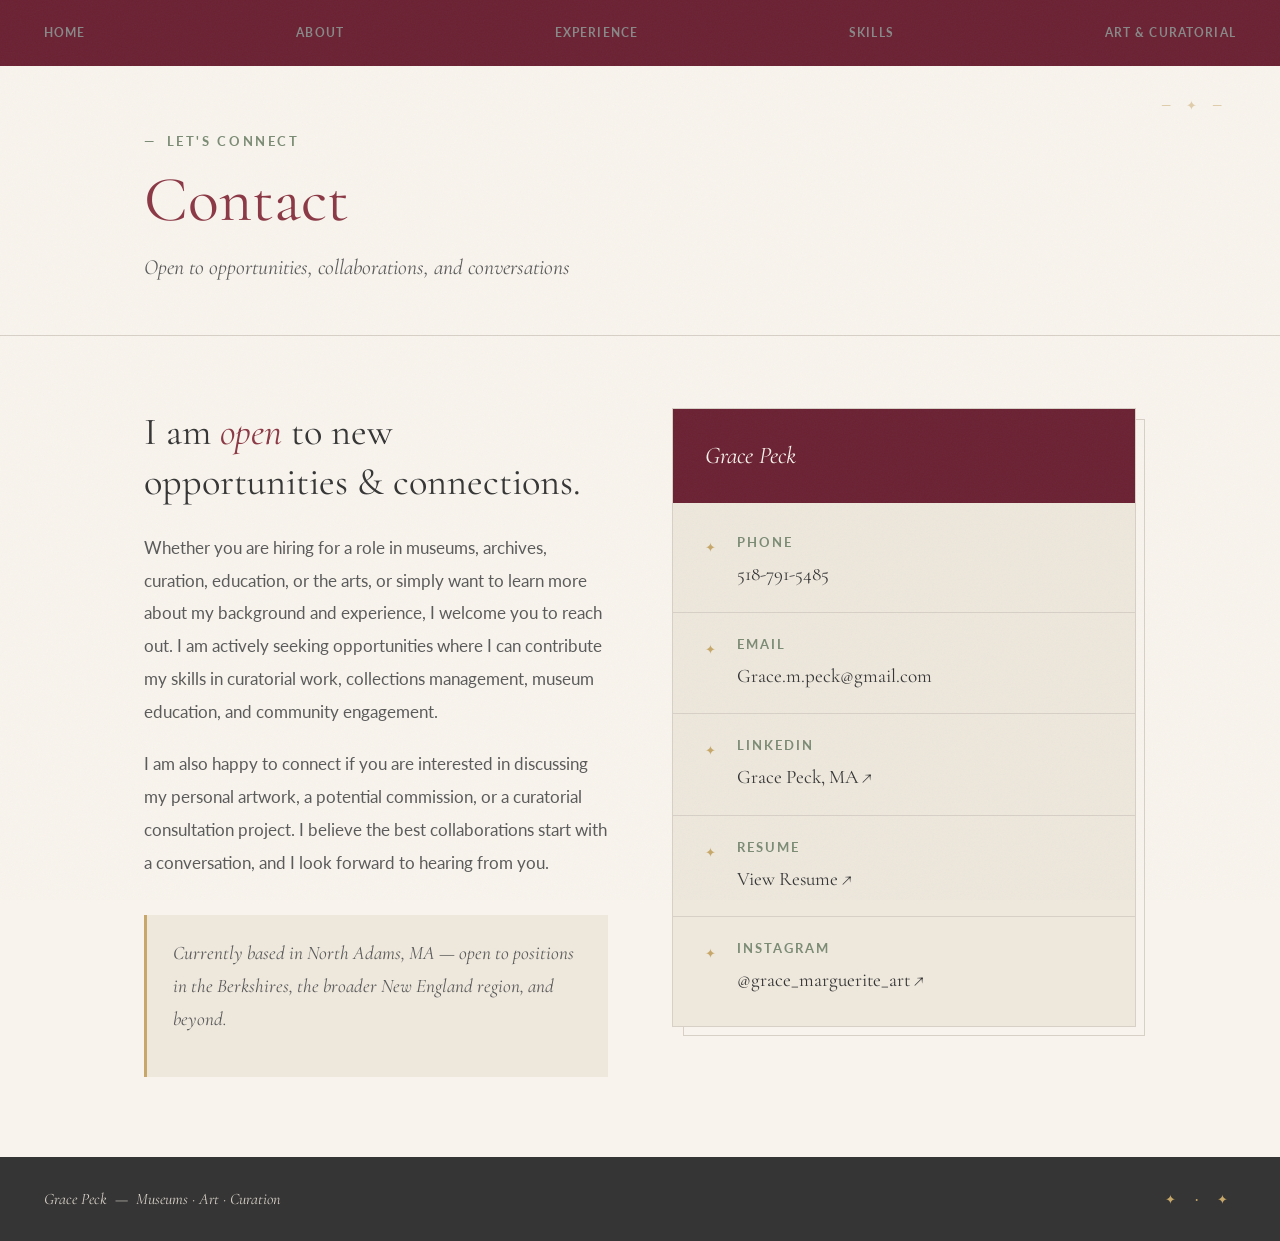
<file: contact.html>
<!DOCTYPE html>
<html lang="en">
<head>
  <meta charset="UTF-8" /><meta name="viewport" content="width=device-width, initial-scale=1.0" />
  <title>Contact — Grace Peck</title>
  <link rel="stylesheet" href="style.css" />
  <style>
    .contact-wrap { padding: 72px 0 0; }
    .contact-layout { display: grid; grid-template-columns: 1fr 1fr; gap: 64px; align-items: start; }

    /* Left intro */
    .contact-intro-heading {
      font-family: var(--font-display); font-size: clamp(2rem, 3vw, 2.8rem);
      font-weight: 400; color: var(--charcoal); line-height: 1.3; margin-bottom: 24px;
    }
    .contact-intro-heading em { color: var(--berry); font-style: italic; }
    .contact-intro p { font-size: 1.05rem; color: var(--charcoal-mid); line-height: 1.95; margin-bottom: 20px; max-width: 480px; }

    .availability { margin-top: 36px; padding: 22px 26px; border-left: 3px solid var(--gold); background: var(--cream-dark); }
    .availability p { font-family: var(--font-display); font-style: italic; font-size: 1.2rem; color: var(--charcoal-mid); line-height: 1.7; }

    /* Right: contact card only — no duplicate action buttons */
    .contact-card { background: var(--cream-dark); border: 1px solid var(--taupe); position: relative; }
    .contact-card::before { content: ''; position: absolute; top: 10px; left: 10px; right: -10px; bottom: -10px; border: 1px solid var(--taupe); z-index: -1; }
    .contact-card-header { background: var(--nav-bg); color: var(--cream); padding: 26px 32px; }
    .contact-card-header h3 { font-family: var(--font-display); font-size: 1.5rem; font-weight: 400; font-style: italic; }
    .contact-card-body { padding: 8px 0; }

    .contact-item {
      display: flex; align-items: flex-start; gap: 18px;
      padding: 20px 32px; border-bottom: 1px solid var(--taupe); transition: background 0.2s;
    }
    .contact-item:last-child { border-bottom: none; }
    .contact-item:hover { background: var(--cream); }
    .ci-mark { font-size: 0.8rem; color: var(--gold); letter-spacing: 3px; flex-shrink: 0; margin-top: 5px; }
    .ci-label { font-size: 0.82rem; font-weight: 700; letter-spacing: 0.15em; text-transform: uppercase; color: var(--sage); margin-bottom: 4px; }
    .ci-value { font-family: var(--font-display); font-size: 1.2rem; color: var(--charcoal); transition: color 0.2s; }
    a.contact-item:hover .ci-value { color: var(--berry); }

    @media (max-width: 860px) { .contact-layout { grid-template-columns: 1fr; gap: 40px; } }
  </style>
</head>
<body>
<nav id="navbar">
  <a href="index.html" class="nav-logo">Grace <span class="sep">·</span> Peck</a>
  <button class="nav-toggle" onclick="toggleNav()" aria-label="Menu"><span></span><span></span><span></span></button>
  <ul class="nav-links" id="navLinks">
    <li><a href="index.html" onclick="closeNav()">Home</a></li>
    <li><a href="about.html" onclick="closeNav()">About</a></li>
    <li><a href="experience.html" onclick="closeNav()">Experience</a></li>
    <li><a href="skills.html" onclick="closeNav()">Skills</a></li>
    <li><a href="artwork.html" onclick="closeNav()">Art &amp; Curatorial</a></li>
    <li><a href="contact.html" onclick="closeNav()">Contact</a></li>
  </ul>
</nav>
<div class="page">
  <div class="page-banner">
    <div class="container">
      <p class="eyebrow">Let's Connect</p>
      <h1 class="page-title">Contact</h1>
      <p class="page-sub">Open to opportunities, collaborations, and conversations</p>
    </div>
  </div>
  <section class="contact-wrap">
    <div class="container">
      <div class="contact-layout">

        <!-- Left: message only, no duplicate buttons -->
        <div class="contact-intro reveal">
          <h2 class="contact-intro-heading">
            I am <em>open</em> to new<br />opportunities &amp; connections.
          </h2>
          <p>Whether you are hiring for a role in museums, archives, curation, education, or the arts, or simply want to learn more about my background and experience, I welcome you to reach out. I am actively seeking opportunities where I can contribute my skills in curatorial work, collections management, museum education, and community engagement.</p>
          <p>I am also happy to connect if you are interested in discussing my personal artwork, a potential commission, or a curatorial consultation project. I believe the best collaborations start with a conversation, and I look forward to hearing from you.</p>
          <div class="availability">
            <p>Currently based in North Adams, MA — open to positions in the Berkshires, the broader New England region, and beyond.</p>
          </div>
        </div>

        <!-- Right: contact card -->
        <div class="reveal" data-delay="120">
          <div class="contact-card">
            <div class="contact-card-header"><h3>Grace Peck</h3></div>
            <div class="contact-card-body">
              <a href="tel:5187915485" class="contact-item">
                <span class="ci-mark">✦</span>
                <div><p class="ci-label">Phone</p><p class="ci-value">518-791-5485</p></div>
              </a>
              <a href="mailto:Grace.m.peck@gmail.com" class="contact-item">
                <span class="ci-mark">✦</span>
                <div><p class="ci-label">Email</p><p class="ci-value">Grace.m.peck@gmail.com</p></div>
              </a>
              <a href="https://www.linkedin.com/in/grace-peck-ma-8ab4b3182/" target="_blank" class="contact-item">
                <span class="ci-mark">✦</span>
                <div><p class="ci-label">LinkedIn</p><p class="ci-value">Grace Peck, MA ↗</p></div>
              </a>
              <a href="Grace_Peck_Resume_2026.pdf" target="_blank" class="contact-item">
                <span class="ci-mark">✦</span>
                <div><p class="ci-label">Resume</p><p class="ci-value">View Resume ↗</p></div>
              </a>
              <a href="https://www.instagram.com/grace_marguerite_art?utm_source=ig_web_button_share_sheet&igsh=ZDNlZDc0MzIxNw==" target="_blank" class="contact-item">
                <span class="ci-mark">✦</span>
                <div><p class="ci-label">Instagram</p><p class="ci-value">@grace_marguerite_art ↗</p></div>
              </a>
            </div>
          </div>
        </div>

      </div>
    </div>
  </section>
  <footer>
    <span class="footer-name">Grace Peck &nbsp;—&nbsp; Museums · Art · Curation</span>
    <span class="footer-motif">✦ · ✦</span>
    <nav class="footer-links">
      <a href="index.html">Home</a><a href="about.html">About</a>
      <a href="experience.html">Experience</a><a href="skills.html">Skills</a>
      <a href="artwork.html">Art &amp; Curatorial</a>
    </nav>
  </footer>
</div>
<script src="nav.js"></script>
</body>
</html>
</file>
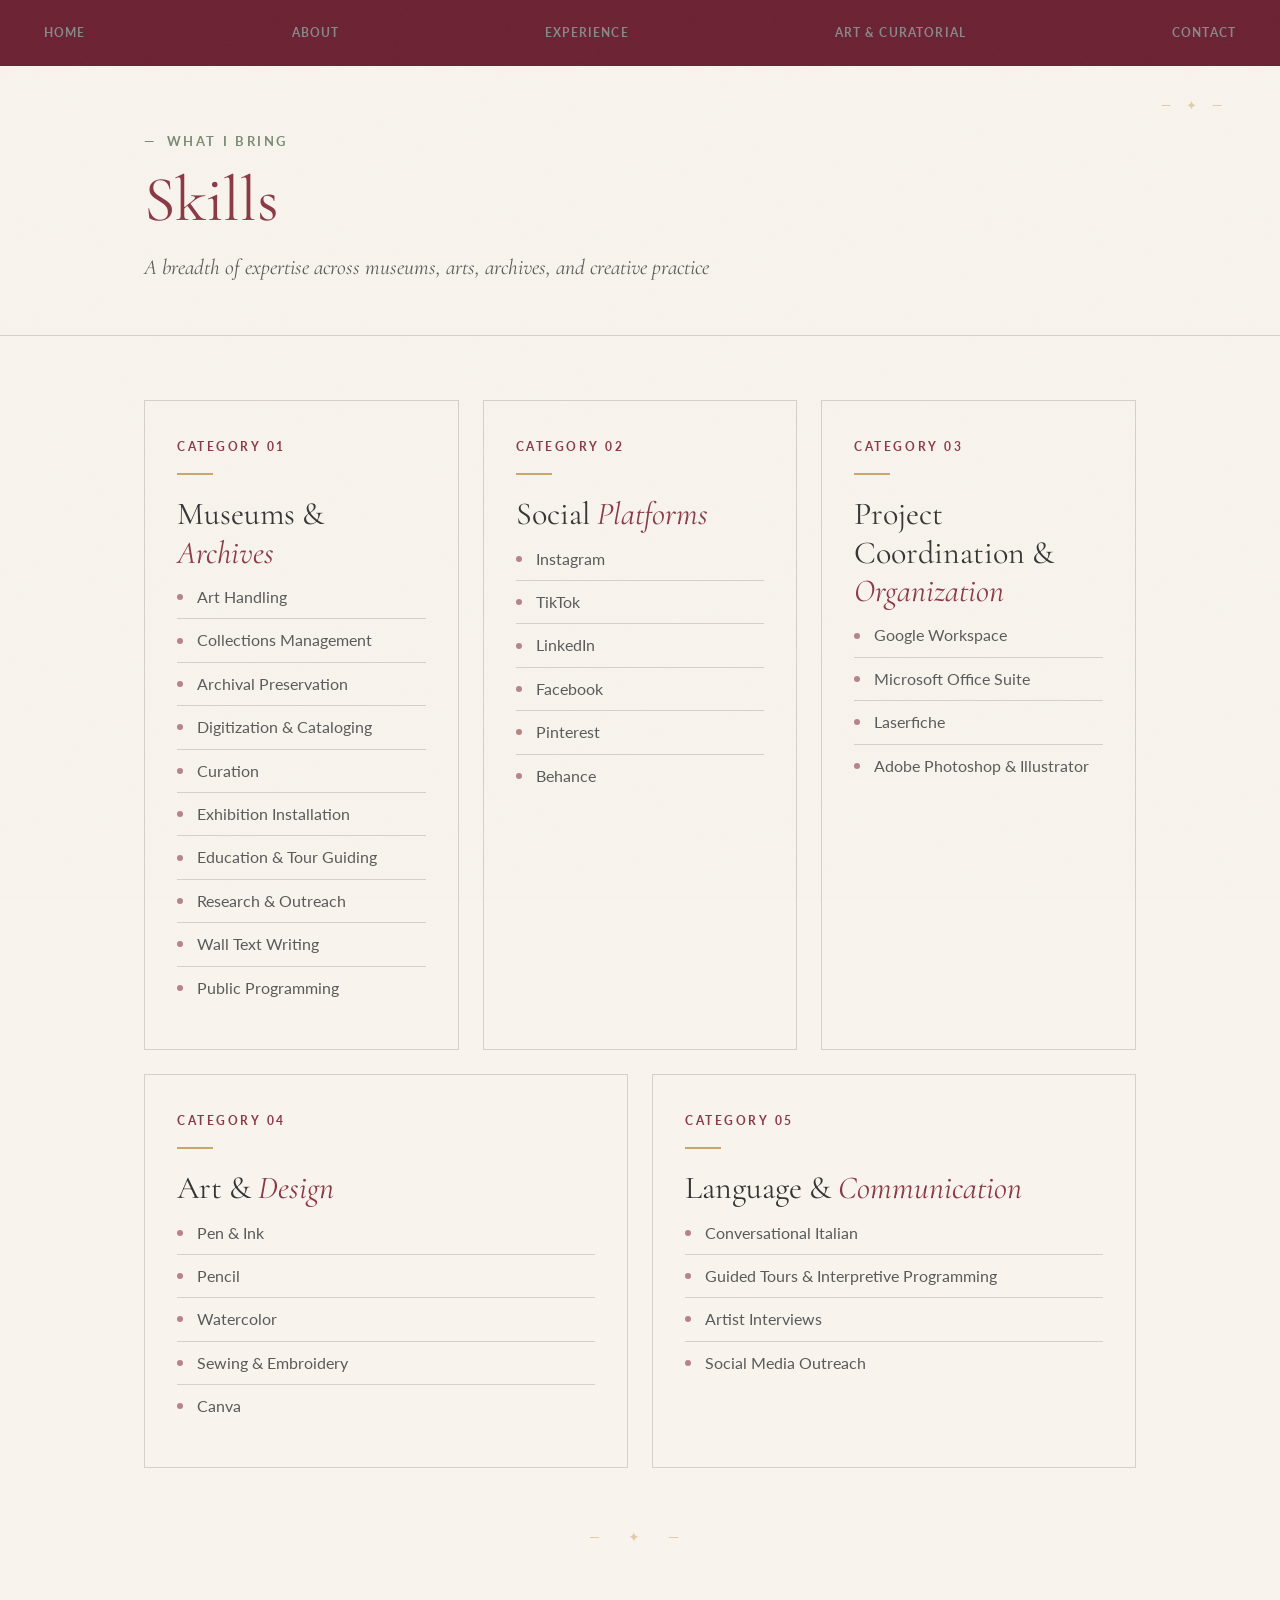
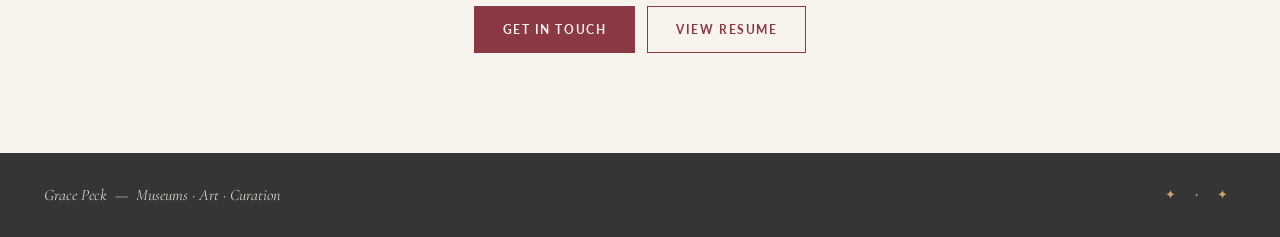
<file: skills.html>
<!DOCTYPE html>
<html lang="en">
<head>
  <meta charset="UTF-8" /><meta name="viewport" content="width=device-width, initial-scale=1.0" />
  <title>Skills — Grace Peck</title>
  <link rel="stylesheet" href="style.css" />
  <style>
    .skills-wrap { padding: 64px 0 0; }

    /* Top row: 3 cards */
    .skills-row-top {
      display: grid;
      grid-template-columns: repeat(3, 1fr);
      gap: 24px;
      margin-bottom: 24px;
    }
    /* Bottom row: 2 wider cards */
    .skills-row-bottom {
      display: grid;
      grid-template-columns: repeat(2, 1fr);
      gap: 24px;
    }

    .skill-card {
      background: var(--cream);
      border: 1px solid var(--taupe);
      padding: 36px 32px 40px;
      position: relative;
      transition: box-shadow 0.2s, transform 0.2s;
    }
    .skill-card:hover {
      transform: translateY(-3px);
      box-shadow: 0 10px 32px rgba(139,56,69,0.1);
    }

    /* Gold rule under category number */
    .skill-card-rule {
      width: 36px;
      height: 2px;
      background: var(--gold);
      margin: 16px 0 20px;
    }

    .skill-cat-num {
      font-size: 0.72rem;
      font-weight: 700;
      letter-spacing: 0.22em;
      text-transform: uppercase;
      color: var(--berry);
    }

    .skill-card-title {
      font-family: var(--font-display);
      font-size: clamp(1.5rem, 2.5vw, 2rem);
      font-weight: 400;
      color: var(--charcoal);
      line-height: 1.2;
      margin-bottom: 0;
    }
    .skill-card-title em {
      font-style: italic;
      color: var(--berry);
    }

    .skill-list {
      list-style: none;
      margin-top: 4px;
    }
    .skill-list li {
      display: flex;
      align-items: center;
      gap: 14px;
      font-size: 1rem;
      color: var(--charcoal-mid);
      padding: 10px 0;
      border-bottom: 1px solid var(--taupe);
      line-height: 1.4;
    }
    .skill-list li:last-child { border-bottom: none; }
    .skill-list li::before {
      content: '';
      width: 6px;
      height: 6px;
      border-radius: 50%;
      background: var(--berry);
      flex-shrink: 0;
      opacity: 0.6;
    }

    @media (max-width: 860px) {
      .skills-row-top { grid-template-columns: 1fr; }
      .skills-row-bottom { grid-template-columns: 1fr; }
    }
    @media (max-width: 560px) {
      .skill-card { padding: 28px 22px 32px; }
    }
  </style>
</head>
<body>
<nav id="navbar">
  <a href="index.html" class="nav-logo">Grace <span class="sep">·</span> Peck</a>
  <button class="nav-toggle" onclick="toggleNav()" aria-label="Menu"><span></span><span></span><span></span></button>
  <ul class="nav-links" id="navLinks">
    <li><a href="index.html" onclick="closeNav()">Home</a></li>
    <li><a href="about.html" onclick="closeNav()">About</a></li>
    <li><a href="experience.html" onclick="closeNav()">Experience</a></li>
    <li><a href="skills.html" onclick="closeNav()">Skills</a></li>
    <li><a href="artwork.html" onclick="closeNav()">Art &amp; Curatorial</a></li>
    <li><a href="contact.html" onclick="closeNav()">Contact</a></li>
  </ul>
</nav>

<div class="page">
  <div class="page-banner">
    <div class="container">
      <p class="eyebrow">What I Bring</p>
      <h1 class="page-title">Skills</h1>
      <p class="page-sub">A breadth of expertise across museums, arts, archives, and creative practice</p>
    </div>
  </div>

  <section class="skills-wrap">
    <div class="container">

      <!-- TOP ROW: 3 cards -->
      <div class="skills-row-top">

        <!-- Card 01: Museums & Archives -->
        <div class="skill-card reveal">
          <p class="skill-cat-num">Category 01</p>
          <div class="skill-card-rule"></div>
          <h3 class="skill-card-title">Museums &amp; <em>Archives</em></h3>
          <ul class="skill-list">
            <li>Art Handling</li>
            <li>Collections Management</li>
            <li>Archival Preservation</li>
            <li>Digitization &amp; Cataloging</li>
            <li>Curation</li>
            <li>Exhibition Installation</li>
            <li>Education &amp; Tour Guiding</li>
            <li>Research &amp; Outreach</li>
            <li>Wall Text Writing</li>
            <li>Public Programming</li>
          </ul>
        </div>

        <!-- Card 02: Social Media -->
        <div class="skill-card reveal">
          <p class="skill-cat-num">Category 02</p>
          <div class="skill-card-rule"></div>
          <h3 class="skill-card-title">Social <em>Platforms</em></h3>
          <ul class="skill-list">
            <li>Instagram</li>
            <li>TikTok</li>
            <li>LinkedIn</li>
            <li>Facebook</li>
            <li>Pinterest</li>
            <li>Behance</li>
          </ul>
        </div>

        <!-- Card 03: Project Coordination -->
        <div class="skill-card reveal">
          <p class="skill-cat-num">Category 03</p>
          <div class="skill-card-rule"></div>
          <h3 class="skill-card-title">Project Coordination &amp; <em>Organization</em></h3>
          <ul class="skill-list">
            <li>Google Workspace</li>
            <li>Microsoft Office Suite</li>
            <li>Laserfiche</li>
            <li>Adobe Photoshop &amp; Illustrator</li>
          </ul>
        </div>

      </div><!-- /.skills-row-top -->

      <!-- BOTTOM ROW: 2 cards -->
      <div class="skills-row-bottom">

        <!-- Card 04: Art & Design -->
        <div class="skill-card reveal">
          <p class="skill-cat-num">Category 04</p>
          <div class="skill-card-rule"></div>
          <h3 class="skill-card-title">Art &amp; <em>Design</em></h3>
          <ul class="skill-list">
            <li>Pen &amp; Ink</li>
            <li>Pencil</li>
            <li>Watercolor</li>
            <li>Sewing &amp; Embroidery</li>
            <li>Canva</li>
          </ul>
        </div>

        <!-- Card 05: Language -->
        <div class="skill-card reveal">
          <p class="skill-cat-num">Category 05</p>
          <div class="skill-card-rule"></div>
          <h3 class="skill-card-title">Language &amp; <em>Communication</em></h3>
          <ul class="skill-list">
            <li>Conversational Italian</li>
            <li>Guided Tours &amp; Interpretive Programming</li>
            <li>Artist Interviews</li>
            <li>Social Media Outreach</li>
          </ul>
        </div>

      </div><!-- /.skills-row-bottom -->

      <div class="divider">— ✦ —</div>

      <div style="text-align:center; padding-bottom: 20px;">
        <a href="contact.html" class="btn btn-fill">Get in Touch</a>&nbsp;&nbsp;
        <a href="Grace_Peck_Resume_2026.pdf" target="_blank" class="btn">View Resume</a>
      </div>

    </div>
  </section>

  <footer>
    <span class="footer-name">Grace Peck &nbsp;—&nbsp; Museums · Art · Curation</span>
    <span class="footer-motif">✦ · ✦</span>
    <nav class="footer-links">
      <a href="index.html">Home</a>
      <a href="about.html">About</a>
      <a href="experience.html">Experience</a>
      <a href="artwork.html">Art &amp; Curatorial</a>
      <a href="contact.html">Contact</a>
    </nav>
  </footer>
</div>

<script src="nav.js"></script>
</body>
</html>
</file>
<file: style.css>
/* ============================================================
   GRACE PECK — SHARED STYLESHEET v4
============================================================ */
@import url('https://fonts.googleapis.com/css2?family=Cormorant+Garamond:ital,wght@0,300;0,400;0,500;0,600;1,300;1,400;1,500;1,600&family=Lato:ital,wght@0,300;0,400;0,700;1,300;1,400&display=swap');

:root {
  --cream:        #F8F4ED;
  --cream-dark:   #EDE7DC;
  --terracotta:   #C95A47;
  --berry:        #8B3845;
  --nav-bg:       #6B2233;
  --taupe:        #D7D0C7;
  --sage:         #7B8B74;
  --gold:         #C7A86A;
  --charcoal:     #353535;
  --charcoal-mid: #5a5a5a;
  --font-display: 'Cormorant Garamond', Georgia, serif;
  --font-body:    'Lato', sans-serif;
  --nav-h:        66px;
}

*, *::before, *::after { box-sizing: border-box; margin: 0; padding: 0; }
html { scroll-behavior: smooth; }
body {
  background: var(--cream);
  color: var(--charcoal);
  font-family: var(--font-body);
  font-size: 16px;
  line-height: 1.75;
  overflow-x: hidden;
}
a { color: inherit; text-decoration: none; }
img { max-width: 100%; display: block; }
ul { list-style: none; }

body::after {
  content: '';
  position: fixed; inset: 0;
  background-image: url("data:image/svg+xml,%3Csvg xmlns='http://www.w3.org/2000/svg' width='250' height='250'%3E%3Cfilter id='n'%3E%3CfeTurbulence type='fractalNoise' baseFrequency='0.78' numOctaves='4' stitchTiles='stitch'/%3E%3C/filter%3E%3Crect width='250' height='250' filter='url(%23n)' opacity='0.03'/%3E%3C/svg%3E");
  pointer-events: none; z-index: 9999;
}

/* ============================================================
   NAVIGATION
============================================================ */
nav {
  position: fixed;
  top: 0; left: 0; right: 0;
  z-index: 1000;
  height: var(--nav-h);
  display: flex;
  justify-content: space-between;
  align-items: center;
  padding: 0 44px;
  background: var(--nav-bg);
  transition: box-shadow 0.3s;
}
nav.scrolled { box-shadow: 0 3px 20px rgba(0,0,0,0.28); }

.nav-logo {
  font-family: var(--font-display);
  font-size: 1.35rem;
  font-weight: 600;
  color: #fff;
  letter-spacing: 0.04em;
  flex-shrink: 0;
}
.nav-logo .sep { color: var(--gold); margin: 0 8px; font-weight: 300; }

.nav-links { display: flex; gap: 28px; align-items: center; }
.nav-links a {
  font-size: 0.7rem;
  font-weight: 700;
  letter-spacing: 0.16em;
  text-transform: uppercase;
  color: rgba(255,255,255,0.82);
  transition: color 0.2s;
  position: relative;
  padding-bottom: 3px;
  white-space: nowrap;
}
.nav-links a::after {
  content: '';
  position: absolute;
  bottom: 0; left: 0; right: 0;
  height: 1px;
  background: var(--gold);
  transform: scaleX(0);
  transform-origin: left;
  transition: transform 0.22s;
}
.nav-links a:hover,
.nav-links a.active { color: #fff; }
.nav-links a:hover::after,
.nav-links a.active::after { transform: scaleX(1); }

.nav-toggle {
  display: none;
  flex-direction: column;
  gap: 5px;
  cursor: pointer;
  background: none;
  border: none;
  padding: 6px;
}
.nav-toggle span { display: block; width: 22px; height: 2px; background: #fff; }

/* ============================================================
   PAGE LAYOUT
============================================================ */
.page { min-height: 100vh; padding-top: var(--nav-h); }
.container { max-width: 1080px; margin: 0 auto; padding: 0 44px; }

.page-banner {
  padding: 64px 0 48px;
  border-bottom: 1px solid var(--taupe);
  position: relative;
}
.page-banner::after {
  content: '— ✦ —';
  position: absolute;
  top: 28px; right: 52px;
  font-size: 0.8rem;
  color: var(--gold);
  letter-spacing: 6px;
  opacity: 0.5;
}

.eyebrow {
  font-size: 0.82rem;
  font-weight: 700;
  letter-spacing: 0.2em;
  text-transform: uppercase;
  color: var(--sage);
  margin-bottom: 12px;
  display: flex;
  align-items: center;
  gap: 10px;
}
.eyebrow::before { content: '—'; color: var(--sage); }

.page-title {
  font-family: var(--font-display);
  font-size: clamp(2.4rem, 5vw, 4rem);
  font-weight: 400;
  line-height: 1.1;
  color: var(--berry);
  margin-bottom: 14px;
}
.page-sub {
  font-family: var(--font-display);
  font-size: 1.35rem;   /* bigger subtitle */
  font-style: italic;
  color: var(--charcoal-mid);
}

/* DIVIDER */
.divider {
  text-align: center;
  margin: 56px 0;
  color: var(--gold);
  letter-spacing: 12px;
  opacity: 0.5;
  font-size: 0.9rem;
}

/* PROSE — bigger body text */
.prose p {
  font-size: 1rem;          /* was 0.95 */
  color: var(--charcoal-mid);
  line-height: 1.95;
  margin-bottom: 22px;
  max-width: 760px;
}
.drop-cap::first-letter {
  font-family: var(--font-display);
  font-size: 3.6rem;
  font-weight: 500;
  color: var(--terracotta);
  float: left;
  line-height: 0.74;
  margin: 6px 10px 0 0;
}

/* BUTTONS */
.btn {
  display: inline-block;
  padding: 12px 28px;
  font-size: 0.75rem;
  font-weight: 700;
  letter-spacing: 0.13em;
  text-transform: uppercase;
  border: 1.5px solid var(--berry);
  color: var(--berry);
  transition: all 0.22s;
  cursor: pointer;
  font-family: var(--font-body);
}
.btn:hover { background: var(--berry); color: var(--cream); }
.btn-fill { background: var(--berry); color: var(--cream); }
.btn-fill:hover { background: var(--terracotta); border-color: var(--terracotta); }

/* SKILL TAGS */
.skill-tags { display: flex; flex-wrap: wrap; gap: 8px; }
.tag {
  font-size: 0.88rem;       /* bigger tags */
  font-weight: 700;
  letter-spacing: 0.05em;
  padding: 6px 14px;
  border: 1px solid var(--taupe);
  color: var(--charcoal-mid);
  background: var(--cream-dark);
  transition: all 0.2s;
}
.tag:hover { background: var(--terracotta); border-color: var(--terracotta); color: var(--cream); }

/* IMAGE WRAPPER — contain not crop */
.img-w {
  overflow: hidden;
  background: var(--cream-dark);
  position: relative;
  display: flex;
  align-items: center;
  justify-content: center;
}
.img-w img {
  width: 100%;
  height: 100%;
  object-fit: cover;        /* fill frame, no empty space */
  object-position: center;
  transition: transform 0.45s ease;
  display: block;
}
.img-w:hover img { transform: scale(1.03); }

/* GALLERY GRID */
.gallery-grid {
  display: grid;
  grid-template-columns: repeat(auto-fill, minmax(210px, 1fr));
  gap: 18px;
}
.gallery-item {
  border: 1px solid var(--taupe);
  overflow: hidden;
  background: var(--cream-dark);
}
.gallery-item .img-w { aspect-ratio: 3/4; }
.gallery-item-cap {
  padding: 10px 14px;
  font-family: var(--font-display);
  font-style: italic;
  font-size: 1.05rem;          /* bigger captions */
  color: var(--charcoal);
  border-top: 1px solid var(--taupe);
  background: var(--cream);
}

/* REVEAL */
.reveal {
  opacity: 0;
  transform: translateY(20px);
  transition: opacity 0.55s ease, transform 0.55s ease;
}
.reveal.visible { opacity: 1; transform: translateY(0); }

/* FOOTER */
footer {
  background: var(--charcoal);
  padding: 28px 44px;
  display: flex;
  justify-content: space-between;
  align-items: center;
  flex-wrap: wrap;
  gap: 12px;
  margin-top: 80px;
}
.footer-name { font-family: var(--font-display); font-style: italic; color: var(--taupe); font-size: 1rem; }
.footer-links { display: flex; gap: 20px; flex-wrap: wrap; }
.footer-links a { font-size: 0.72rem; font-weight: 700; letter-spacing: 0.1em; text-transform: uppercase; color: #888; transition: color 0.2s; }
.footer-links a:hover { color: var(--gold); }
.footer-motif { color: var(--gold); letter-spacing: 8px; font-size: 0.8rem; }

/* RESPONSIVE */
@media (max-width: 880px) {
  nav { padding: 0 20px; }
  .nav-links {
    display: none;
    flex-direction: column;
    gap: 0;
    position: absolute;
    top: var(--nav-h); left: 0; right: 0;
    background: var(--nav-bg);
  }
  .nav-links.open { display: flex; }
  .nav-links a { padding: 14px 24px; font-size: 0.78rem; border-bottom: 1px solid rgba(255,255,255,0.08); }
  .nav-links a::after { display: none; }
  .nav-toggle { display: flex; }
  .container { padding: 0 20px; }
  footer { padding: 24px 20px; }
}
@media (max-width: 560px) {
  .page-title { font-size: 2rem; }
  .gallery-grid { grid-template-columns: repeat(2, 1fr); }
}
</file>
